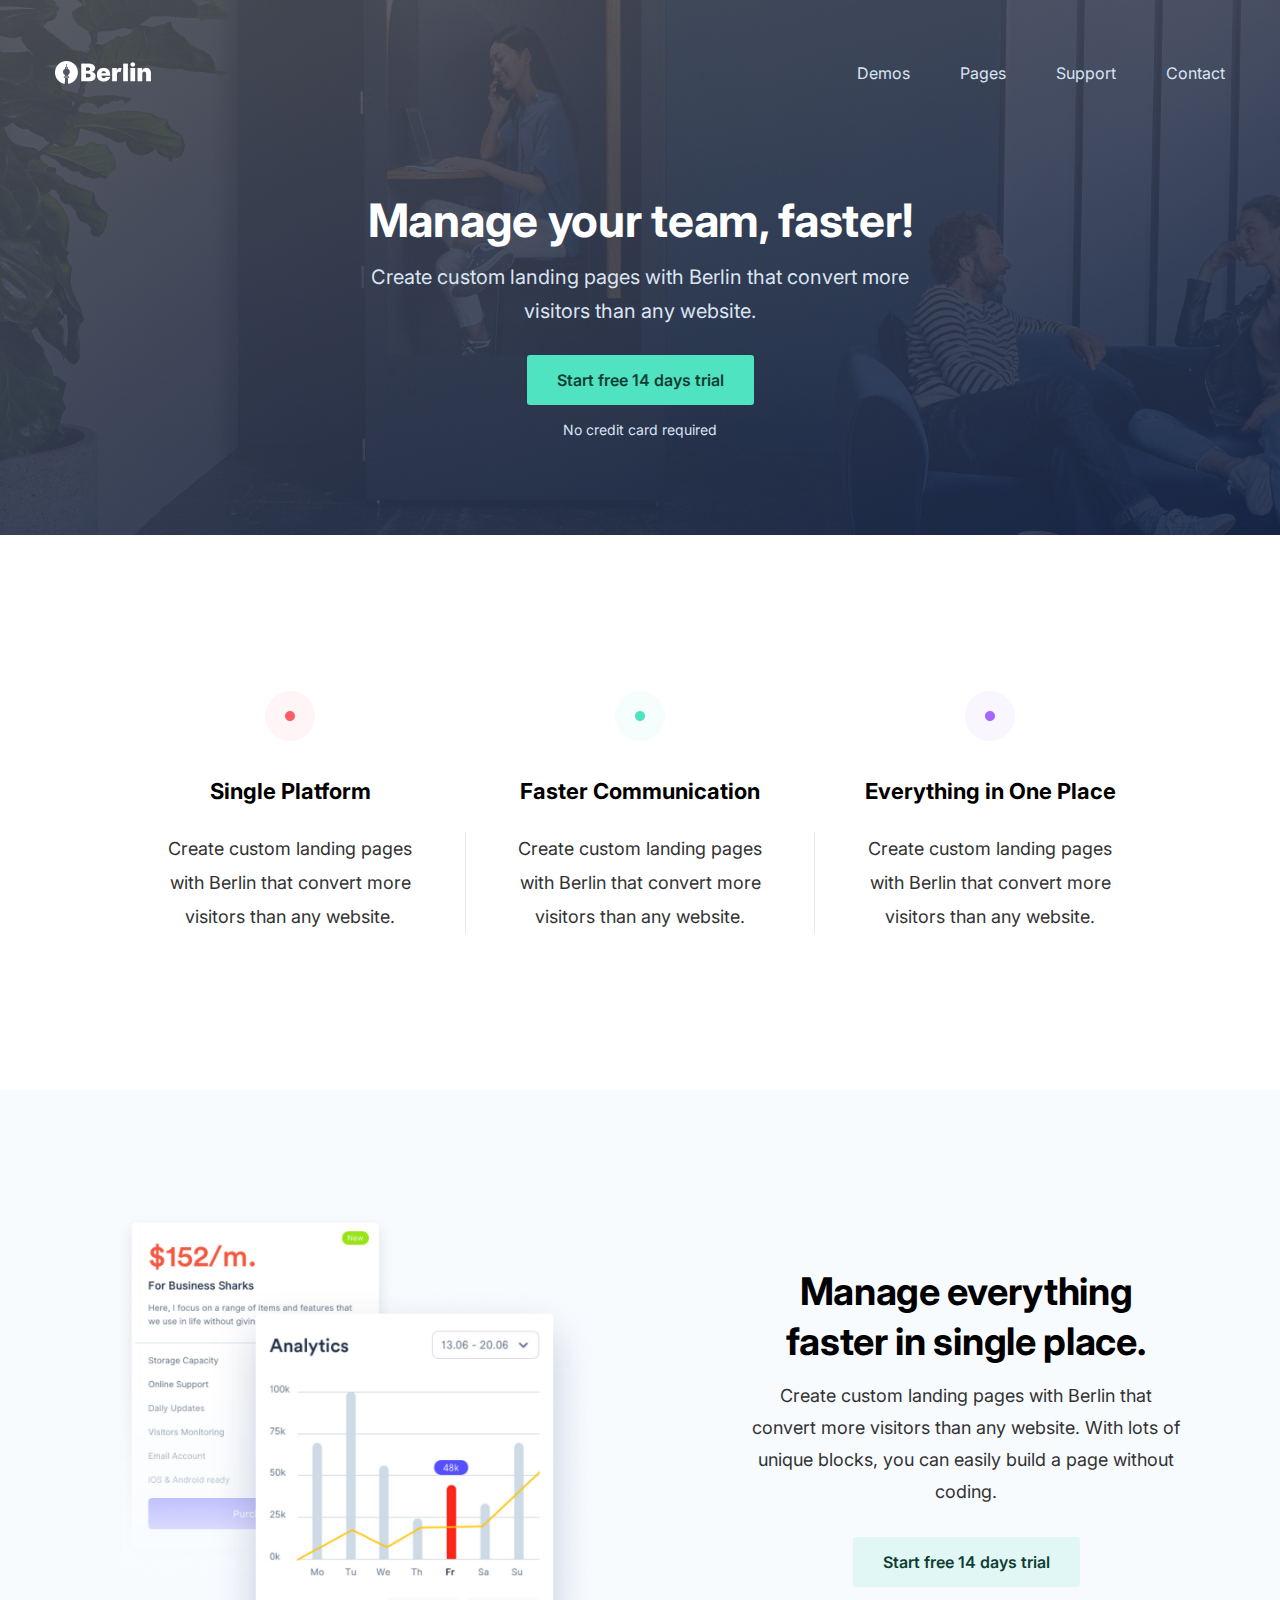
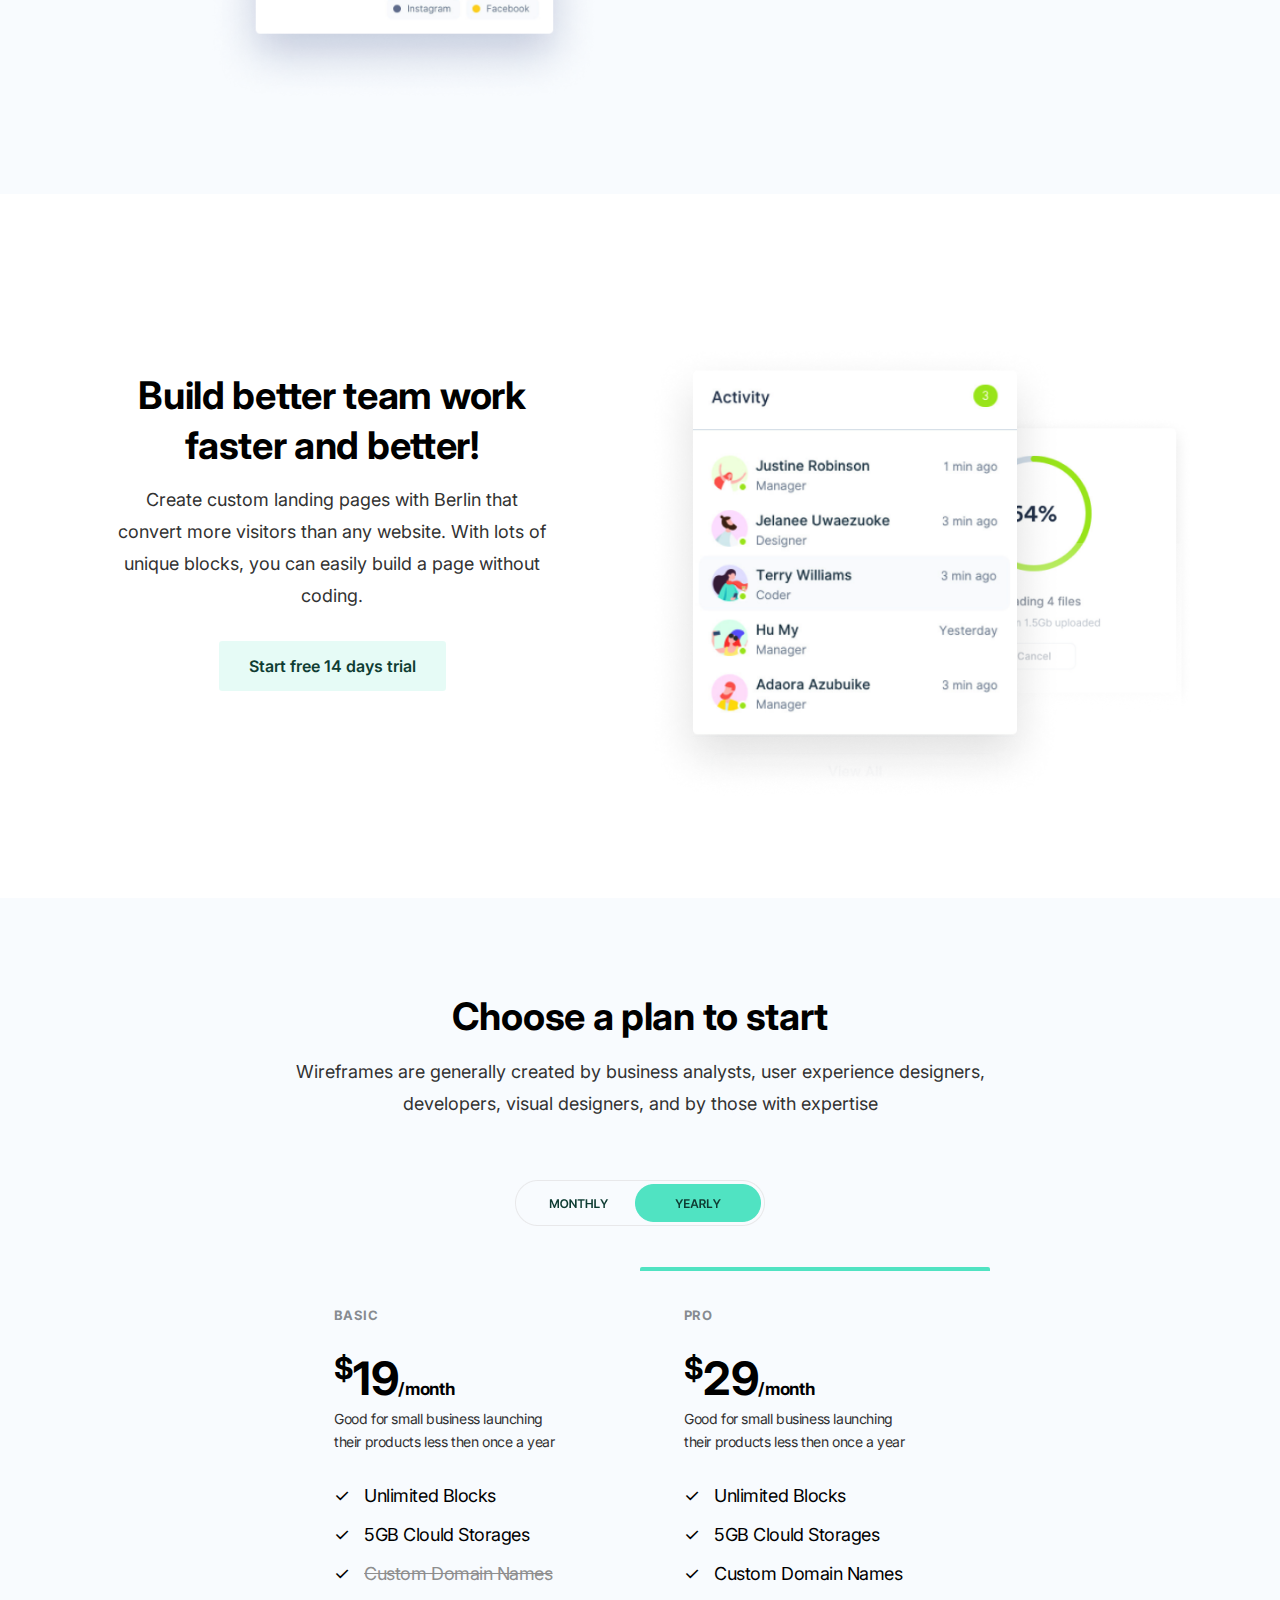
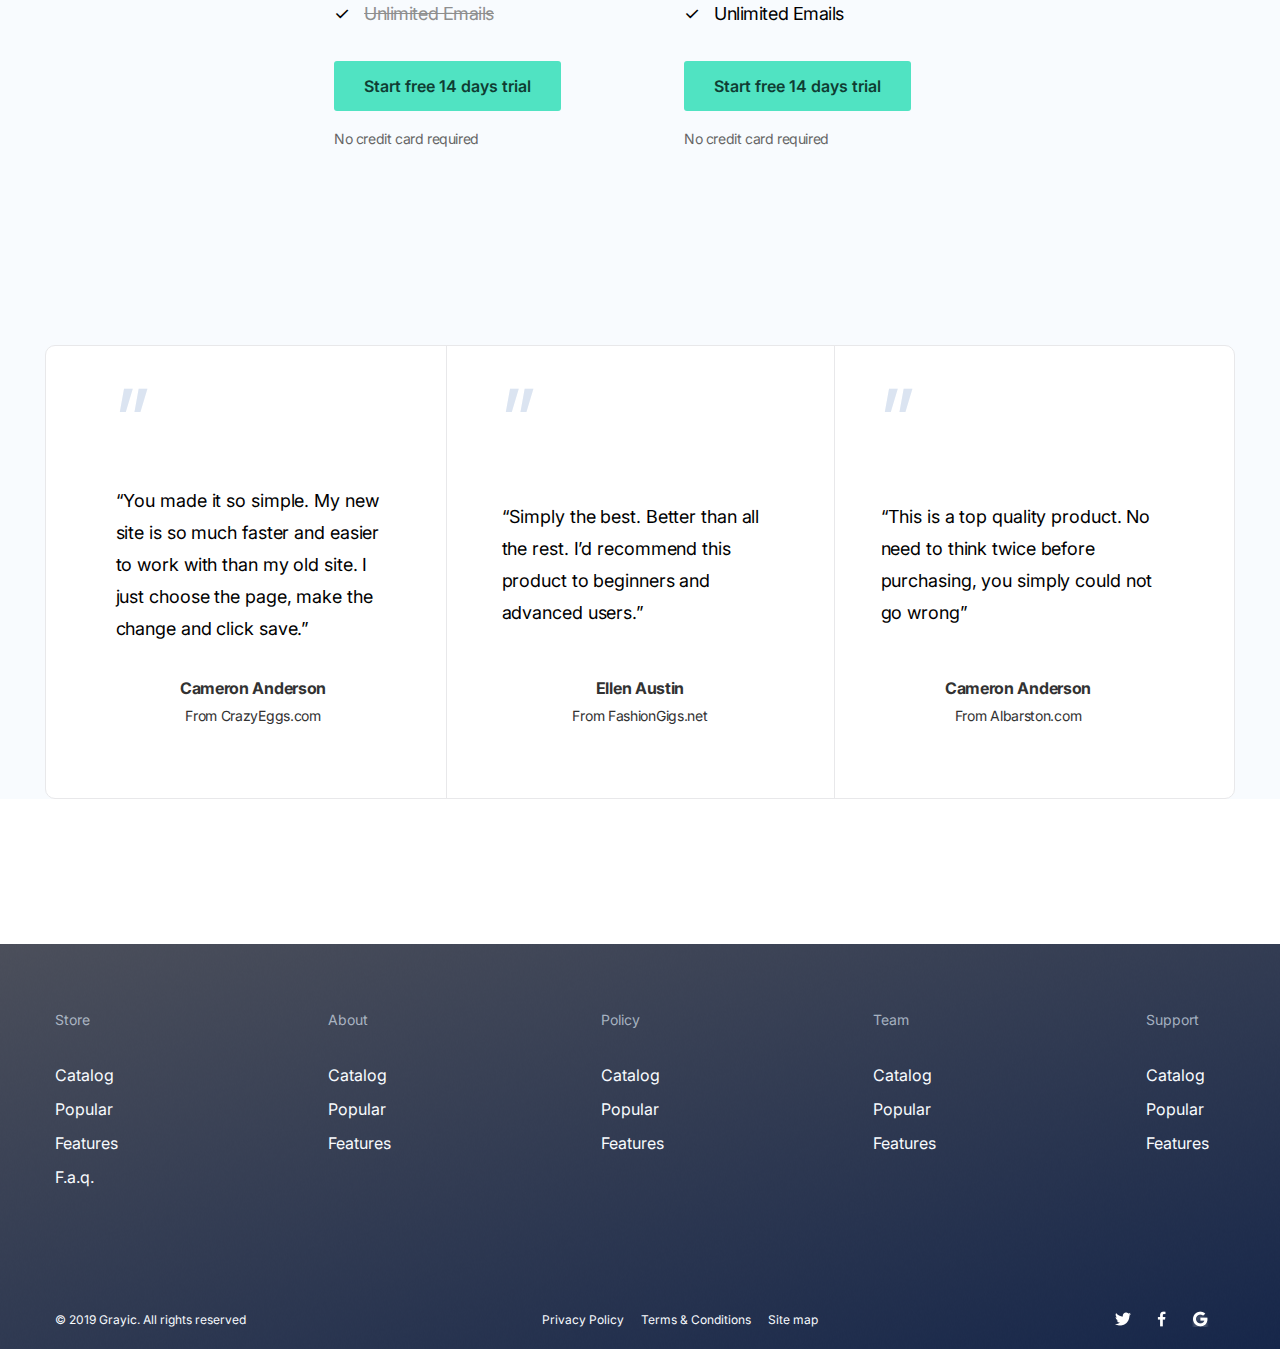
<file: index.html>
<!DOCTYPE html>
<html lang="en">
<head>
    <meta http-equiv="Content-Type" content="text/html"; charset="UTF-8">
    <meta name="viewport" content="width=device-width, initial-scale=1, maximum-scale=1.0">
    <link rel="preconnect" href="https://fonts.googleapis.com">
    <link rel="preconnect" href="https://fonts.gstatic.com" crossorigin>
    <link href="https://fonts.googleapis.com/css2?family=Inter:wght@400;600;700&display=swap" rel="stylesheet">
    <link rel="stylesheet" href="./css/style.css">
    <title>Title</title>
</head>

<style>
  
</style>

<body>
    <div class="wrapper">
        <header class="header">
            <div class="header__body">
                <div class="header__logo">
                    <img src="./img/LOGO White.png" alt="">
                </div>
                <div class="header__menu">
                    <ul class="menu__list">
                        <li class="menu__item"><a href="">Demos</a></li>
                        <li class="menu__item"><a href="">Pages</a></li>
                        <li class="menu__item"><a href="">Support</a></li>
                        <li class="menu__item"><a href="./contacts.html">Contact</a></li>
                    </ul>
                </div>
            </div>
        </header>
        <div class="content-top">
            <div class="content-top__container">
                <h2 class="content-top__title">
                    Manage your team, faster!
                </h2>
                <p class="content-top__text">
                    Create custom landing pages with Berlin that 
                    convert more <br> visitors than any website.
                </p>
                <button class="content-top__button button">
                    Start free 14 days trial
                </button>
                <p class="content-top__label">
                    No credit card required
                </p>
            </div>
        </div>

        <div class="feature">
            <div class="feature__container">
                <div class="feature__item">
                    <div class="feature__dot">
                        <img src="./img/DOT.png" alt="">
                    </div>
                    <p class="feature__title">Single Platform</p>
                    <p class="feature__text">
                        Create custom landing pages with 
                        Berlin that convert more visitors than any website.
                    </p>
                </div>
                <div class="feature__item">
                    <div class="feature__dot">
                        <img src="./img/DOT-1.png" alt="">
                    </div>
                    <p class="feature__title">Faster Communication</p>
                    <p class="feature__text">
                        Create custom landing pages with 
                        Berlin that convert more visitors than any website.
                    </p>
                </div>
                <div class="feature__item">
                    <div class="feature__dot">
                        <img src="./img/DOT-2.png" alt="">
                    </div>
                    <p class="feature__title">Everything in One Place</p>
                    <p class="feature__text">
                        Create custom landing pages with 
                        Berlin that convert more visitors than any website.
                    </p>
                </div>
            </div>
        </div>

        <div class="content-1">
            <div class="content-1__container">
                <div class="content-1__images">
                    <img src="./img/IMAGE 1.png" alt="">
                </div>
                <div class="content-1__content">
                    <h2 class="content-1__title title">
                        Manage everything faster in single place.
                    </h2>
                    <p class="content-1__text text">
                        Create custom landing pages with Berlin that convert 
                        more visitors than any website. With lots of unique blocks, 
                        you can easily build a page without coding.
                    </p>
                    <button class="content__button button">
                        Start free 14 days trial
                    </button>
                </div>
            </div>
        </div>

        <div class="content-2">
            <div class="content-2__container">
                <div class="content-2__content">
                    <h2 class="content-2__title title">
                        Build better team work faster and better!
                    </h2>
                    <p class="content-2__text text">
                        Create custom landing pages with Berlin that convert 
                        more visitors than any website. With lots of unique blocks, 
                        you can easily build a page without coding.
                    </p>
                    <button class="content__button button">
                        <p>Start free 14 days trial</p>
                    </button>
                </div>
                <div class="content-2__images">
                    <img src="./img/IMAGE 2.png" alt="">
                </div>
            </div>
        </div>

        <div class="pricing">
            <div class="pricing__container">
                <h2 class="pricing__title title">
                    Choose a plan to start
                </h2>
                <p class="pricing__text text">
                    Wireframes are generally created by business analysts, 
                    user experience designers, <br> developers, 
                    visual designers, and by those with expertise
                </p>
                <div class="list__toggle">
                    <img src="./img/Toggle.png" alt="">
                </div>
                <div class="pricing__list">
                    <div class="list__item">
                        <p class="item__subtitle">
                            Basic
                        </p>
                        <h2 class="item__title">
                            <span><span>$</span>19</span>/month
                        </h2>
                        <p class="item__text">
                            Good for small business launching 
                            their products less then once a year
                        </p>
                        <ul class="item__checks">
                            <li>Unlimited Blocks</li>
                            <li>5GB Clould Storages</li>
                            <li><span>Custom Domain Names</span></li>
                            <li><span>Unlimited Emails</span></li>
                        </ul>
                        <button class="item__button button">
                            Start free 14 days trial
                        </button>
                        <p class="item__note">
                            No credit card required
                        </p>
                    </div>
                    <div class="list__item">
                        <p class="item__subtitle">
                            Pro
                        </p>
                        <h2 class="item__title">
                            <span><span>$</span>29</span>/month
                        </h2>
                        <p class="item__text">
                            Good for small business launching 
                            their products less then once a year
                        </p>
                        <ul class="item__checks">
                            <li>Unlimited Blocks</li>
                            <li>5GB Clould Storages</li>
                            <li>Custom Domain Names</li>
                            <li>Unlimited Emails</li>
                        </ul>
                        <button class="item__button button">
                            Start free 14 days trial
                        </button>
                        <p class="item__note">
                            No credit card required
                        </p>
                    </div>
                </div>
            </div>
        </div>

        <div class="testimonial">
            <div class="testimonial__container">
                <div class="testimonial__item">
                    <span>”</span>
                    <p class="testimonial__text text">
                        “You made it so simple. My new site is so 
                        much faster and easier to work with than 
                        my old site. I just choose 
                        the page, make the change and click save.”
                    </p>
                    <div class="testimonial__author">
                        <p class="author__title">
                            Cameron Anderson
                        </p>
                        <p class="author__subtitle">
                            From CrazyEggs.com
                        </p>
                    </div>
                </div>
                <div class="testimonial__item">
                    <span>”</span>
                    <p class="testimonial__text text">
                        “Simply the best. Better than all the rest. 
                        I’d recommend this 
                        product to beginners and advanced users.”
                    </p>
                    <div class="testimonial__author">
                        <p class="author__title">
                            Ellen Austin
                        </p>
                        <p class="author__subtitle">
                            From FashionGigs.net
                        </p>
                    </div>
                </div>
                <div class="testimonial__item">
                    <span>”</span>
                    <p class="testimonial__text text">
                        “This is a top quality product. No need 
                        to think twice before purchasing, 
                        you simply could not go wrong”
                    </p>
                    <div class="testimonial__author">
                        <p class="author__title">
                            Cameron Anderson
                        </p>
                        <p class="author__subtitle">
                            From Albarston.com
                        </p>
                    </div>
                </div>
            </div>
        </div>

        <footer class="footer">
            <div class="footer__container">
                <div class="footer__nav">
                    <ul class="footer__item">
                        Store
                        <li><a href="">Catalog</a></li>
                        <li><a href="">Popular</a></li>
                        <li><a href="">Features</a></li>
                        <li><a href="">F.a.q.</a></li>
                    </ul>
                    <ul class="footer__item">
                        About
                        <li><a href="">Catalog</a></li>
                        <li><a href="">Popular</a></li>
                        <li><a href="">Features</a></li>
                    </ul>
                    <ul class="footer__item">
                        Policy
                        <li><a href="">Catalog</a></li>
                        <li><a href="">Popular</a></li>
                        <li><a href="">Features</a></li>
                    </ul>
                    <ul class="footer__item">
                        Team
                        <li><a href="">Catalog</a></li>
                        <li><a href="">Popular</a></li>
                        <li><a href="">Features</a></li>
                    </ul>
                    <ul class="footer__item">
                        Support
                        <li><a href="">Catalog</a></li>
                        <li><a href="">Popular</a></li>
                        <li><a href="">Features</a></li>
                    </ul>
                </div>
                <div class="footer__copy">
                    <p class="copy__text">
                        © 2019 Grayic. All rights reserved
                    </p>
                    <div class="copy__content">
                        <p class="copy__text">Privacy Policy</p>
                        <p class="copy__text">Terms & Conditions</p>
                        <p class="copy__text">Site map</p>
                    </div>
                    <div class="footer__sites">
                        <img src="./img/Object.png" alt="">
                        <img src="./img/Object-1.png" alt="">
                        <img src="./img/Object-2.png" alt="">
                    </div>
                </div>
            </div>
        </footer>
    </div>
</body>
</html>
</file>
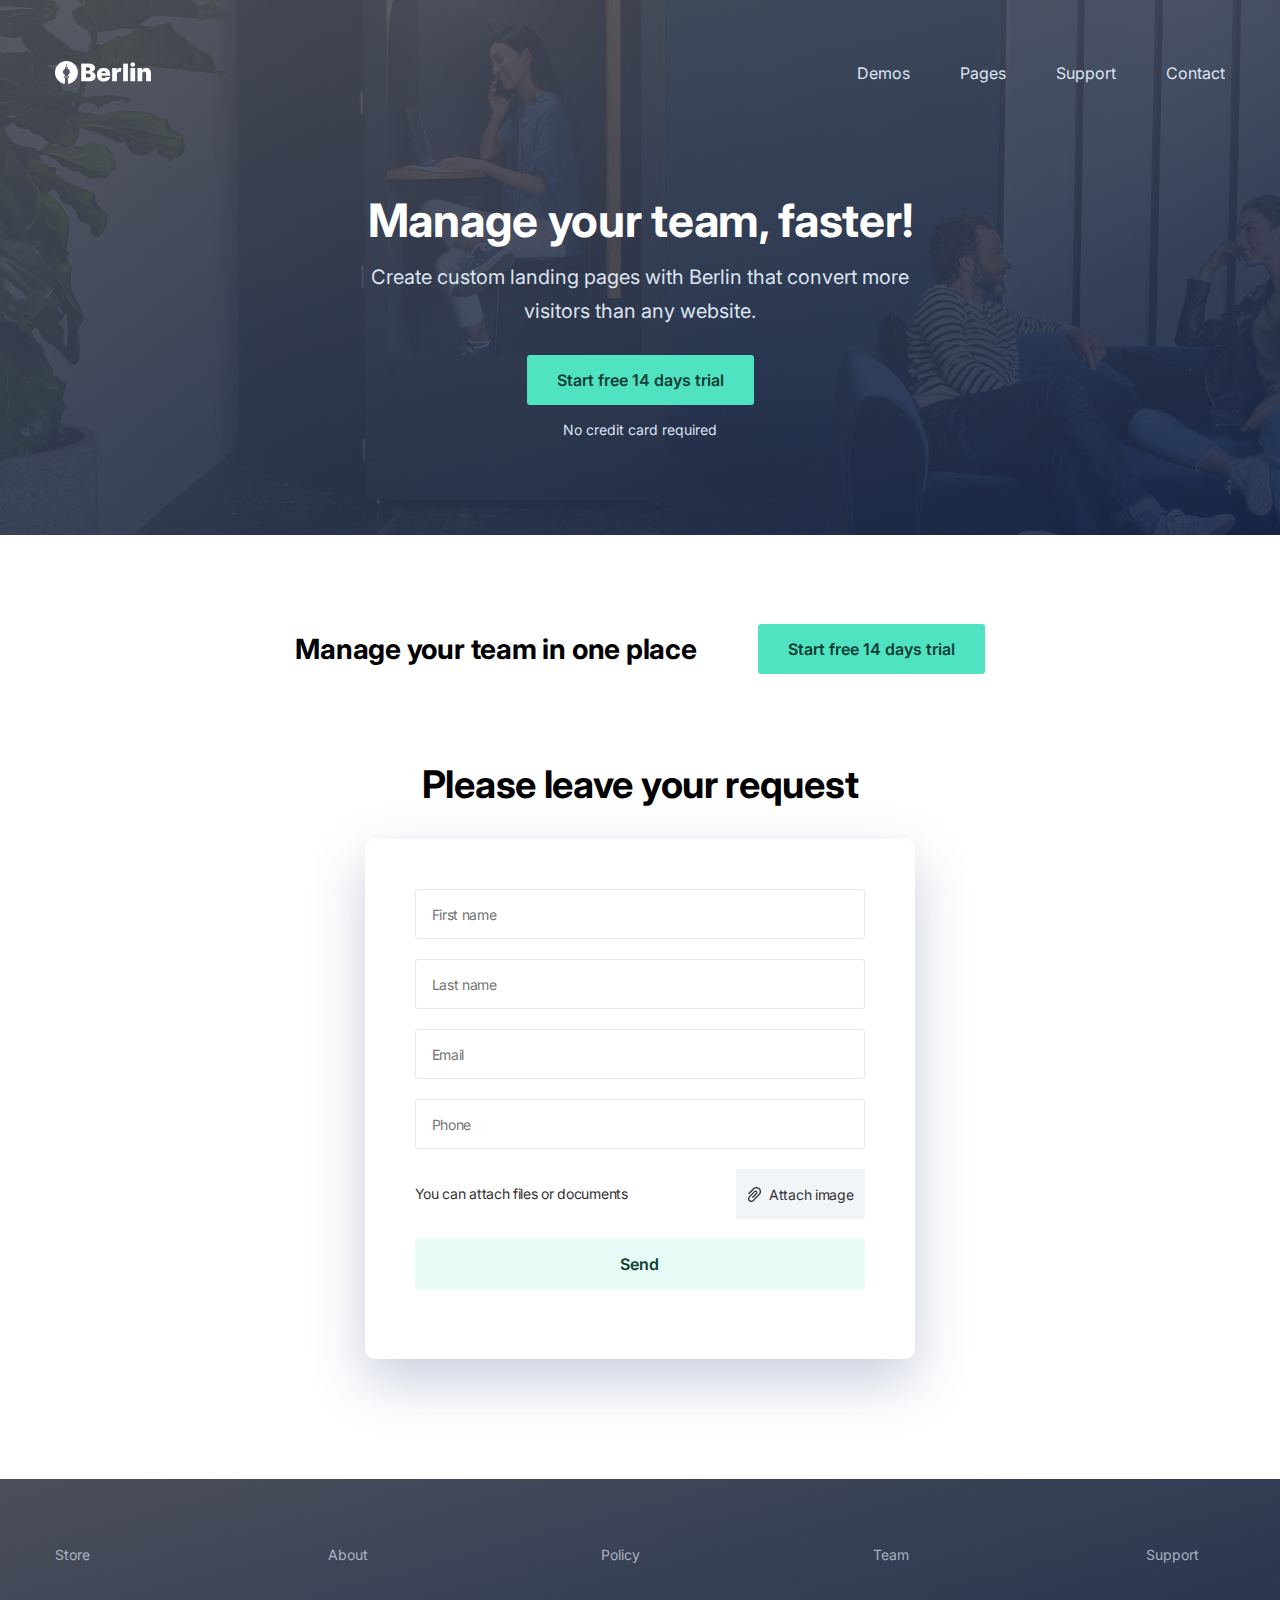
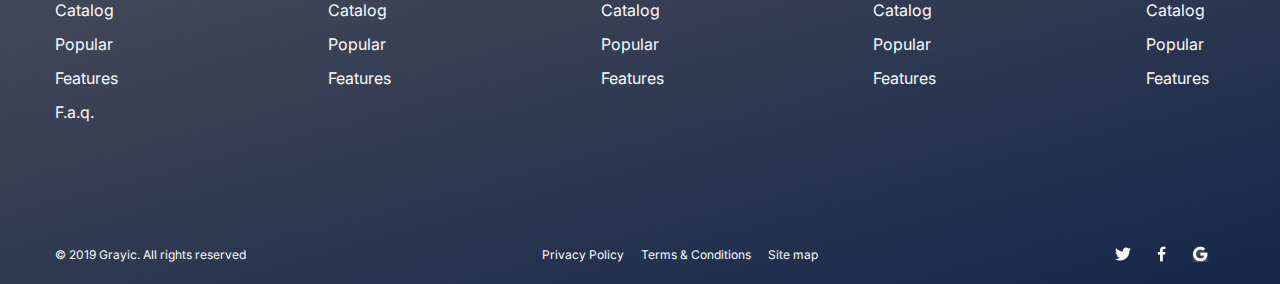
<file: contacts.html>
<!DOCTYPE html>
<html lang="en">
<head>
    <meta http-equiv="Content-Type" content="text/html"; charset="UTF-8">
    <meta name="viewport" content="width=device-width, initial-scale=1, maximum-scale=1.0">
    <link rel="preconnect" href="https://fonts.googleapis.com">
    <link rel="preconnect" href="https://fonts.gstatic.com" crossorigin>
    <link href="https://fonts.googleapis.com/css2?family=Inter:wght@400;600;700&display=swap" rel="stylesheet">
    <link rel="stylesheet" href="./css/style.css">
    <title>Contacts</title>
</head>

<body>
    <div class="wrapper">
        <header class="header">
            <div class="header__body">
                <div class="header__logo">
                    <img src="./img/LOGO White.png" alt="">
                </div>
                <div class="header__menu">
                    <ul class="menu__list">
                        <li class="menu__item"><a href="">Demos</a></li>
                        <li class="menu__item"><a href="">Pages</a></li>
                        <li class="menu__item"><a href="">Support</a></li>
                        <li class="menu__item"><a href="">Contact</a></li>
                    </ul>
                </div>
            </div>
        </header>
        <div class="content-top">
            <div class="content-top__container">
                <h2 class="content-top__title">
                    Manage your team, faster!
                </h2>
                <p class="content-top__text">
                    Create custom landing pages with Berlin that 
                    convert more <br> visitors than any website.
                </p>
                <button class="content-top__button button">
                    Start free 14 days trial
                </button>
                <p class="content-top__label">
                    No credit card required
                </p>
            </div>
        </div>
        <div class="contact-block">
            <div class="contact-container">
                <div class="contact__intro">
                    <h3 class="intro__title">
                        Manage your team in one place
                    </h3>
                    <button class="intro__button button">
                        Start free 14 days trial
                    </button>
                </div>
                <div class="contact__form">
                    <h2 class="contact__title">
                        Please leave your request
                    </h2>
                    <form action="" class="form__block">
                        <input type="text" name="" placeholder="First name" class="form__input-name">
                        <input type="text" name="" placeholder="Last name" class="form__input-last">
                        <input type="text" name="" placeholder="Email" class="form__input-email">
                        <input type="text" name="" placeholder="Phone" class="form__input-phone">
                        <div class="form__files">
                            <p class="files__note">
                                You can attach files or documents
                            </p>
                            <button class="files__button">
                                Attach image
                            </button>
                        </div>
                        <button class="button form__button">
                            Send
                        </button>
                    </form>
                </div>
            </div>
        </div>
        <footer class="footer">
            <div class="footer__container">
                <div class="footer__nav">
                    <ul class="footer__item">
                        Store
                        <li><a href="">Catalog</a></li>
                        <li><a href="">Popular</a></li>
                        <li><a href="">Features</a></li>
                        <li><a href="">F.a.q.</a></li>
                    </ul>
                    <ul class="footer__item">
                        About
                        <li><a href="">Catalog</a></li>
                        <li><a href="">Popular</a></li>
                        <li><a href="">Features</a></li>
                    </ul>
                    <ul class="footer__item">
                        Policy
                        <li><a href="">Catalog</a></li>
                        <li><a href="">Popular</a></li>
                        <li><a href="">Features</a></li>
                    </ul>
                    <ul class="footer__item">
                        Team
                        <li><a href="">Catalog</a></li>
                        <li><a href="">Popular</a></li>
                        <li><a href="">Features</a></li>
                    </ul>
                    <ul class="footer__item">
                        Support
                        <li><a href="">Catalog</a></li>
                        <li><a href="">Popular</a></li>
                        <li><a href="">Features</a></li>
                    </ul>
                </div>
                <div class="footer__copy">
                    <p class="copy__text">
                        © 2019 Grayic. All rights reserved
                    </p>
                    <div class="copy__content">
                        <p class="copy__text">Privacy Policy</p>
                        <p class="copy__text">Terms & Conditions</p>
                        <p class="copy__text">Site map</p>
                    </div>
                    <div class="footer__sites">
                        <img src="./img/Object.png" alt="">
                        <img src="./img/Object-1.png" alt="">
                        <img src="./img/Object-2.png" alt="">
                    </div>
                </div>
            </div>
        </footer>
    </div>
</body>
</html>
</file>
<file: css/style.css>
@charset "UTF-8";
* {
  padding: 0;
  margin: 0;
  border: 0;
}

*, *::before, *::after {
  -webkit-box-sizing: border-box;
  box-sizing: border-box;
}

:focus, :active {
  outline: none;
}

a:focus, a:active {
  outline: none;
}

nav, footer, header, aside {
  display: block;
}

html, body {
  width: 100%;
  height: 100%;
  line-height: 1;
  font-size: 14px;
  -ms-text-size-adjust: 100%;
  -moz-text-size-adjust: 100%;
  -webkit-text-size-adjust: 100%;
}

input, button, textarea {
  font-family: inherit;
}

input::-ms-clear {
  display: none;
}

button {
  cursor: pointer;
}

button::-moz-focus-inner {
  padding: 0;
  border: 0;
}

a, a:visited {
  text-decoration: none;
}

a:hover {
  text-decoration: none;
}

ul li {
  list-style: none;
}

img {
  vertical-align: top;
}

h1, h2, h3, h4, h5, h6 {
  font-size: inherit;
  font-weight: 400;
}

.wrapper {
  width: 100%;
  min-height: 100%;
}

.header {
  position: absolute;
  left: 0;
  top: 0;
  width: 100%;
}
.header .header__body {
  min-height: 145px;
  max-width: 1190px;
  padding: 10px;
  display: -webkit-box;
  display: -ms-flexbox;
  display: flex;
  -webkit-box-pack: justify;
      -ms-flex-pack: justify;
          justify-content: space-between;
  -webkit-box-align: center;
      -ms-flex-align: center;
          align-items: center;
  margin: 0 auto;
}

.header__menu .menu__list {
  display: -webkit-box;
  display: -ms-flexbox;
  display: flex;
  -webkit-box-pack: end;
      -ms-flex-pack: end;
          justify-content: flex-end;
  -webkit-box-align: center;
      -ms-flex-align: center;
          align-items: center;
  -ms-flex-wrap: wrap;
      flex-wrap: wrap;
}
.header__menu .menu__list .menu__item {
  margin-left: 50px;
}
.header__menu .menu__list .menu__item a {
  font: 16px/150% "Inter", sans-serif;
  color: #DBE4F1;
}
.header__menu .menu__list .menu__item a:hover {
  text-decoration: underline;
}

.content-top {
  background: url("../img/BG.jpg") center center no-repeat;
}
.content-top .content-top__container {
  max-width: 1190px;
  padding: 185px 10px 90px 10px;
  height: 535px;
  margin: 0 auto;
  display: -webkit-box;
  display: -ms-flexbox;
  display: flex;
  -webkit-box-orient: vertical;
  -webkit-box-direction: normal;
      -ms-flex-direction: column;
          flex-direction: column;
  -webkit-box-pack: center;
      -ms-flex-pack: center;
          justify-content: center;
  -webkit-box-align: center;
      -ms-flex-align: center;
          align-items: center;
}
.content-top .content-top__title {
  font: bold 46px/148% "Inter", sans-serif;
  color: #FFFFFF;
  letter-spacing: -0.3px;
  margin-bottom: 5px;
  text-align: center;
}
.content-top .content-top__text {
  font: 20px/170% "Inter", sans-serif;
  color: #DBE4F1;
  text-align: center;
  margin-bottom: 27px;
}
.content-top .content-top__label {
  font: 14px/200% "Inter", sans-serif;
  color: #DBE4F1;
  text-align: center;
}

.feature {
  background-color: #FFFFFF;
}
.feature .feature__container {
  max-width: 1190px;
  padding: 20px 10px 20px 10px;
  min-height: 555px;
  margin: 0 auto;
  display: -webkit-box;
  display: -ms-flexbox;
  display: flex;
  -webkit-box-orient: horizontal;
  -webkit-box-direction: normal;
      -ms-flex-direction: row;
          flex-direction: row;
  -ms-flex-wrap: wrap;
      flex-wrap: wrap;
  -webkit-box-pack: center;
      -ms-flex-pack: center;
          justify-content: center;
}
.feature .feature__dot {
  margin-bottom: 33px;
}
.feature .feature__item {
  display: -webkit-box;
  display: -ms-flexbox;
  display: flex;
  -webkit-box-orient: vertical;
  -webkit-box-direction: normal;
      -ms-flex-direction: column;
          flex-direction: column;
  -webkit-box-align: center;
      -ms-flex-align: center;
          align-items: center;
  -webkit-box-pack: center;
      -ms-flex-pack: center;
          justify-content: center;
  -webkit-box-flex: 1;
      -ms-flex: 1 0 350px;
          flex: 1 0 350px;
  max-width: 350px;
}
.feature .feature__item:not(:last-of-type) {
  margin-bottom: 30px;
}
.feature .feature__title {
  font: bold 22px/155% "Inter", sans-serif;
  text-align: center;
  margin-bottom: 24px;
}
.feature .feature__text {
  font: 18px/189% "Inter", sans-serif;
  text-align: center;
  color: #323232;
  padding: 0 42px 0 42px;
}
@media (min-width: 1200px) {
  .feature .feature__item:nth-child(2) > .feature__text {
    border-left: 1px solid #E8E8EA;
    border-right: 1px solid #E8E8EA;
  }
  .feature .feature__item:not(:last-of-type) {
    margin-bottom: 0;
  }
}

.button {
  width: 227px;
  height: 50px;
  padding: 16px 27.5px;
  background: #50E3C2;
  border-radius: 3px;
  color: #0F3D33;
  font: 600 16px/118% "Inter", sans-serif;
  margin-bottom: 11px;
}
.button:hover {
  text-decoration: underline;
}

.content__button {
  background-color: rgba(80, 227, 194, 0.14);
}
.content__button:hover {
  background-color: #50e3c2;
}

.title {
  font: bold 38px/132% "Inter", sans-serif;
  letter-spacing: -0.3px;
  color: #000;
  margin-bottom: 14px;
}

.text {
  font: 18px/178% "Inter", sans-serif;
  color: #323232;
  margin-bottom: 29px;
}

.content-1 {
  background-color: #F8FBFE;
}
.content-1 .content-1__container {
  max-width: 1190px;
  min-height: 704px;
  padding: 20px 10px 20px 10px;
  margin: 0 auto;
  display: -webkit-box;
  display: -ms-flexbox;
  display: flex;
  -webkit-box-pack: justify;
      -ms-flex-pack: justify;
          justify-content: space-between;
  -webkit-box-orient: vertical;
  -webkit-box-direction: reverse;
      -ms-flex-direction: column-reverse;
          flex-direction: column-reverse;
  -webkit-box-align: center;
      -ms-flex-align: center;
          align-items: center;
  -ms-flex-wrap: wrap;
      flex-wrap: wrap;
}
.content-1 .content-1__images {
  max-width: 487px;
  max-height: 464px;
}
.content-1 .content-1__images img {
  width: 100%;
  height: 100%;
}
.content-1 .content-1__content {
  max-width: 436px;
  text-align: center;
  margin-bottom: 20px;
}
@media (min-width: 1200px) {
  .content-1 .content-1__container {
    max-width: 1190px;
    min-height: 704px;
    padding: 20px 51px 20px 69px;
    display: -webkit-box;
    display: -ms-flexbox;
    display: flex;
    -webkit-box-pack: justify;
        -ms-flex-pack: justify;
            justify-content: space-between;
    -webkit-box-orient: horizontal;
    -webkit-box-direction: normal;
        -ms-flex-direction: row;
            flex-direction: row;
    -webkit-box-align: center;
        -ms-flex-align: center;
            align-items: center;
    -ms-flex-wrap: wrap;
        flex-wrap: wrap;
  }
  .content-1 .content-1__content {
    max-width: 436px;
  }
}

.content-2 {
  background-color: #FFFFFF;
}
.content-2 .content-2__container {
  max-width: 1190px;
  min-height: 704px;
  padding: 20px 10px 20px 10px;
  margin: 0 auto;
  display: -webkit-box;
  display: -ms-flexbox;
  display: flex;
  -webkit-box-pack: center;
      -ms-flex-pack: center;
          justify-content: center;
  -webkit-box-orient: horizontal;
  -webkit-box-direction: normal;
      -ms-flex-direction: row;
          flex-direction: row;
  -webkit-box-align: center;
      -ms-flex-align: center;
          align-items: center;
  -ms-flex-wrap: wrap;
      flex-wrap: wrap;
}
.content-2 .content-2__content {
  max-width: 436px;
  text-align: center;
  margin-bottom: 20px;
}
.content-2 .content-2__images {
  max-width: 549px;
  max-height: 409px;
}
.content-2 .content-2__images img {
  width: 100%;
  height: 100%;
}
@media (min-width: 1200px) {
  .content-2 .content-2__container {
    max-width: 1190px;
    min-height: 704px;
    padding: 20px 41px 20px 69px;
    display: -webkit-box;
    display: -ms-flexbox;
    display: flex;
    -webkit-box-pack: justify;
        -ms-flex-pack: justify;
            justify-content: space-between;
    -webkit-box-orient: horizontal;
    -webkit-box-direction: normal;
        -ms-flex-direction: row;
            flex-direction: row;
    -webkit-box-align: center;
        -ms-flex-align: center;
            align-items: center;
    -ms-flex-wrap: wrap;
        flex-wrap: wrap;
  }
  .content-2 .content-2__content {
    max-width: 436px;
  }
}

.pricing {
  background-color: #F8FBFE;
}
.pricing .pricing__container {
  max-width: 1190px;
  padding: 20px 10px 90px 10px;
  min-height: 1047px;
  margin: 0 auto;
  display: -webkit-box;
  display: -ms-flexbox;
  display: flex;
  -webkit-box-orient: vertical;
  -webkit-box-direction: normal;
      -ms-flex-direction: column;
          flex-direction: column;
  -webkit-box-align: center;
      -ms-flex-align: center;
          align-items: center;
  -webkit-box-pack: center;
      -ms-flex-pack: center;
          justify-content: center;
}
.pricing .pricing__container .pricing__text {
  text-align: center;
  margin-bottom: 60px !important;
}
.pricing .pricing__container .pricing__title {
  text-align: center;
}
.pricing .item__subtitle {
  font: bold 13px/246% "Inter", sans-serif;
  letter-spacing: 0.433333px;
  text-transform: uppercase;
  color: #878B90;
  margin-bottom: 17px;
}
.pricing .list__toggle {
  text-align: center;
  margin-bottom: 41px;
}
.pricing .item__title {
  font: bold 17px/124% "Inter", sans-serif;
  letter-spacing: -0.3px;
}
.pricing .item__title span {
  font: bold 46px/130% "Inter", sans-serif;
  letter-spacing: -0.3px;
}
.pricing .item__title span span {
  font: bold 30px/120% "Inter", sans-serif;
  letter-spacing: -1.2px;
  vertical-align: super;
}
.pricing .item__text {
  font: 14px/164% "Inter", sans-serif;
  letter-spacing: -0.4px;
  color: #323232;
  margin-bottom: 26px;
}
.pricing .pricing__list {
  max-width: 700px;
  min-height: 515px;
  display: -webkit-box;
  display: -ms-flexbox;
  display: flex;
  -webkit-box-orient: horizontal;
  -webkit-box-direction: normal;
      -ms-flex-direction: row;
          flex-direction: row;
  -ms-flex-line-pack: center;
      align-content: center;
  -webkit-box-pack: center;
      -ms-flex-pack: center;
          justify-content: center;
  -ms-flex-wrap: wrap;
      flex-wrap: wrap;
}
.pricing .item__checks {
  margin-bottom: 31px;
}
.pricing .item__checks li {
  font: 18px/178% "Inter", sans-serif;
  letter-spacing: -0.45px;
  color: #000;
  margin-bottom: 7px;
}
.pricing .item__checks li::before {
  content: "✓ ";
  margin-right: 10px;
}
.pricing .item__note {
  font: 14px/200% "Inter", sans-serif;
  letter-spacing: -0.4px;
  color: #666;
}
.pricing .list__item {
  max-width: 350px;
  padding: 29px 77px 29px 44px;
}
.pricing .list__item:last-of-type {
  border-top: 4px solid #50E3C2;
  border-radius: 2px;
}
.pricing .list__item:first-of-type {
  border-top: 4px solid #F8FBFE;
  border-radius: 2px;
}
.pricing .list__item:first-of-type li > span {
  font: 18px/178% "Inter", sans-serif;
  letter-spacing: -0.45px;
  color: #8E8E8E;
  text-decoration: line-through;
}
.pricing .item__button {
  margin-bottom: 14px;
}

.testimonial {
  background-color: #F8FBFE;
  padding: 0 10px;
}
.testimonial .testimonial__container {
  max-width: 1190px;
  min-height: 405px;
  padding: 0 10px 0 10px;
  margin: 0 auto 145px auto;
  display: -webkit-box;
  display: -ms-flexbox;
  display: flex;
  background-color: #FFFFFF;
  border: 1px solid #E8E8EA;
  border-radius: 10px;
  -ms-flex-wrap: wrap;
      flex-wrap: wrap;
  -webkit-box-pack: center;
      -ms-flex-pack: center;
          justify-content: center;
}
.testimonial .testimonial__item {
  width: 376px;
  padding: 20px 55px 68px 46px;
  display: -webkit-box;
  display: -ms-flexbox;
  display: flex;
  -webkit-box-orient: vertical;
  -webkit-box-direction: normal;
      -ms-flex-direction: column;
          flex-direction: column;
  -webkit-box-pack: justify;
      -ms-flex-pack: justify;
          justify-content: space-between;
}
.testimonial .testimonial__item span {
  font: 98px/121% "Inter", sans-serif;
  letter-spacing: -0.1px;
  color: #DBE4F1;
}
.testimonial .testimonial__item:nth-child(2) {
  width: 389px;
  padding: 20px 55px 68px 55px;
}
.testimonial .testimonial__text {
  color: #000;
  letter-spacing: -0.1px;
}
.testimonial .author__title {
  font: bold 16px/175% "Inter", sans-serif;
  letter-spacing: -0.3px;
  color: #323232;
  text-align: center;
}
.testimonial .author__subtitle {
  font: normal 14px/200% "Inter", sans-serif;
  letter-spacing: -0.3px;
  color: #323232;
  text-align: center;
}
@media (min-width: 1200px) {
  .testimonial .testimonial__item:nth-child(2) {
    width: 389px;
    border-left: 1px solid #E8E8EA;
    border-right: 1px solid #E8E8EA;
    padding: 20px 55px 68px 55px;
  }
}

.contact-block {
  background-color: #FFFFFF;
}
.contact-block .contact-container {
  max-width: 1190px;
  min-height: 944px;
  padding: 89px 10px 120px 10px;
  margin: 0 auto;
  display: -webkit-box;
  display: -ms-flexbox;
  display: flex;
  -webkit-box-orient: vertical;
  -webkit-box-direction: normal;
      -ms-flex-direction: column;
          flex-direction: column;
  -webkit-box-pack: justify;
      -ms-flex-pack: justify;
          justify-content: space-between;
}
.contact-block .contact-container .contact__intro {
  display: -webkit-box;
  display: -ms-flexbox;
  display: flex;
  -webkit-box-orient: horizontal;
  -webkit-box-direction: normal;
      -ms-flex-direction: row;
          flex-direction: row;
  -webkit-box-pack: center;
      -ms-flex-pack: center;
          justify-content: center;
}
.contact-block .contact-container .intro__title {
  font: bold 28px/179% "Inter", sans-serif;
  letter-spacing: -0.22px;
  color: #000;
  margin-right: 61px;
  text-align: center;
}
.contact-block .contact-container .contact__form {
  display: -webkit-box;
  display: -ms-flexbox;
  display: flex;
  -webkit-box-orient: vertical;
  -webkit-box-direction: normal;
      -ms-flex-direction: column;
          flex-direction: column;
  -webkit-box-pack: center;
      -ms-flex-pack: center;
          justify-content: center;
  -webkit-box-align: center;
      -ms-flex-align: center;
          align-items: center;
}
.contact-block .contact-container .contact__form input {
  display: block;
  height: 50px;
  border-radius: 3px;
  border: 1px solid #E8E8EA;
  background-color: #FFFFFF;
  padding: 15px 16px 14px 16px;
  font: 14px/357% "Inter", sans-serif;
  color: #323232;
  letter-spacing: -0.3px;
}
.contact-block .contact-container .contact__title {
  font: bold 38px/132% "Inter", sans-serif;
  letter-spacing: -0.3px;
  color: #000;
  margin-bottom: 30px;
  text-align: center;
}
.contact-block .contact-container .form__files {
  display: -webkit-box;
  display: -ms-flexbox;
  display: flex;
  -webkit-box-pack: justify;
      -ms-flex-pack: justify;
          justify-content: space-between;
}
.contact-block .contact-container .files__note {
  font: 14px/357% "Inter", sans-serif;
  letter-spacing: -0.3px;
  color: #323232;
}
.contact-block .contact-container .files__button {
  font: 14px "Inter", sans-serif;
  letter-spacing: -0.3px;
  color: #323232;
  padding: 9px 12px 9px 33px;
  background: url("../img/icon.png") left 12px center no-repeat #F2F5F8;
}
.contact-block .contact-container .form__block {
  width: 47%;
  min-height: 485px;
  background-color: #FFFFFF;
  -webkit-box-shadow: 0px 22px 54px rgba(67, 87, 138, 0.29);
          box-shadow: 0px 22px 54px rgba(67, 87, 138, 0.29);
  border-radius: 10px;
  display: -webkit-box;
  display: -ms-flexbox;
  display: flex;
  -webkit-box-orient: vertical;
  -webkit-box-direction: normal;
      -ms-flex-direction: column;
          flex-direction: column;
  -webkit-box-align: center;
      -ms-flex-align: center;
          align-items: center;
  padding: 50px 0;
}
.contact-block .contact-container .form__block > * {
  margin-bottom: 20px;
  width: 82%;
}
.contact-block .contact-container .form__block .form__button {
  background-color: rgba(80, 227, 194, 0.14);
}
@media (max-width: 767px) {
  .contact-block .contact-container .contact__intro {
    display: -webkit-box;
    display: -ms-flexbox;
    display: flex;
    -webkit-box-orient: vertical;
    -webkit-box-direction: normal;
        -ms-flex-direction: column;
            flex-direction: column;
    -webkit-box-pack: center;
        -ms-flex-pack: center;
            justify-content: center;
    -webkit-box-align: center;
        -ms-flex-align: center;
            align-items: center;
  }
  .contact-block .contact-container .contact__intro .intro__title {
    margin-right: 0;
    margin-bottom: 20px;
  }
  .contact-block .contact-container .form__block {
    width: 70%;
  }
  .contact-block .contact-container .form__files {
    -webkit-box-orient: vertical;
    -webkit-box-direction: normal;
        -ms-flex-direction: column;
            flex-direction: column;
    -webkit-box-align: center;
        -ms-flex-align: center;
            align-items: center;
  }
}

.footer {
  background: url("../img/footer_backgound.png") center center no-repeat;
}
.footer .footer__container {
  max-width: 1190px;
  min-height: 405px;
  padding: 60px 26px 20px 10px;
  margin: 0 auto;
  display: -webkit-box;
  display: -ms-flexbox;
  display: flex;
  -webkit-box-orient: vertical;
  -webkit-box-direction: normal;
      -ms-flex-direction: column;
          flex-direction: column;
  -webkit-box-pack: justify;
      -ms-flex-pack: justify;
          justify-content: space-between;
}
.footer .footer__nav {
  display: -webkit-box;
  display: -ms-flexbox;
  display: flex;
  -webkit-box-orient: horizontal;
  -webkit-box-direction: normal;
      -ms-flex-direction: row;
          flex-direction: row;
  -webkit-box-pack: justify;
      -ms-flex-pack: justify;
          justify-content: space-between;
}
.footer .footer__nav .footer__item {
  font: normal 14px/229% "Inter", sans-serif;
  color: rgba(219, 228, 241, 0.7);
}
.footer .footer__nav .footer__item :first-child {
  margin-top: 23px;
}
.footer .footer__nav .footer__item li a {
  font: normal 16px/212% "Inter", sans-serif;
  color: #F8FBFE;
  margin-bottom: 12px;
}
.footer .footer__nav .footer__item :hover {
  text-decoration: underline;
}
.footer .footer__copy {
  display: -webkit-box;
  display: -ms-flexbox;
  display: flex;
  -webkit-box-orient: horizontal;
  -webkit-box-direction: normal;
      -ms-flex-direction: row;
          flex-direction: row;
  -webkit-box-pack: justify;
      -ms-flex-pack: justify;
          justify-content: space-between;
}
.footer .footer__copy .copy__content {
  display: -webkit-box;
  display: -ms-flexbox;
  display: flex;
  -webkit-box-orient: horizontal;
  -webkit-box-direction: normal;
      -ms-flex-direction: row;
          flex-direction: row;
}
.footer .footer__copy .copy__text {
  font: normal 12px/150% "Inter", sans-serif;
  color: #F8FBFE;
  margin-right: 17px;
}
.footer .footer__copy .footer__sites *:not(:last-child) {
  margin-right: 18.67px;
}
@media (max-width: 767px) {
  .footer .footer__nav {
    -webkit-box-orient: vertical;
    -webkit-box-direction: normal;
        -ms-flex-direction: column;
            flex-direction: column;
    margin-bottom: 20px;
  }
  .footer .footer__nav > ul {
    display: -webkit-box;
    display: -ms-flexbox;
    display: flex;
    -webkit-box-orient: horizontal;
    -webkit-box-direction: normal;
        -ms-flex-direction: row;
            flex-direction: row;
    -ms-flex-wrap: wrap;
        flex-wrap: wrap;
    margin-bottom: 10px;
  }
  .footer .footer__nav > ul li {
    margin-right: 10px;
  }
  .footer .footer__nav > ul li:first-of-type {
    margin-left: 30px;
  }
  .footer .footer__nav .footer__item :first-child {
    margin-top: 0;
  }
  .footer .footer__copy {
    -webkit-box-orient: vertical;
    -webkit-box-direction: normal;
        -ms-flex-direction: column;
            flex-direction: column;
    -webkit-box-pack: justify;
        -ms-flex-pack: justify;
            justify-content: space-between;
    -ms-flex-wrap: wrap;
        flex-wrap: wrap;
  }
  .footer .footer__copy > * {
    margin-bottom: 10px;
  }
  .footer .footer__copy .copy__content {
    display: -webkit-box;
    display: -ms-flexbox;
    display: flex;
    -webkit-box-orient: horizontal;
    -webkit-box-direction: normal;
        -ms-flex-direction: row;
            flex-direction: row;
    -ms-flex-wrap: wrap;
        flex-wrap: wrap;
  }
}
</file>
